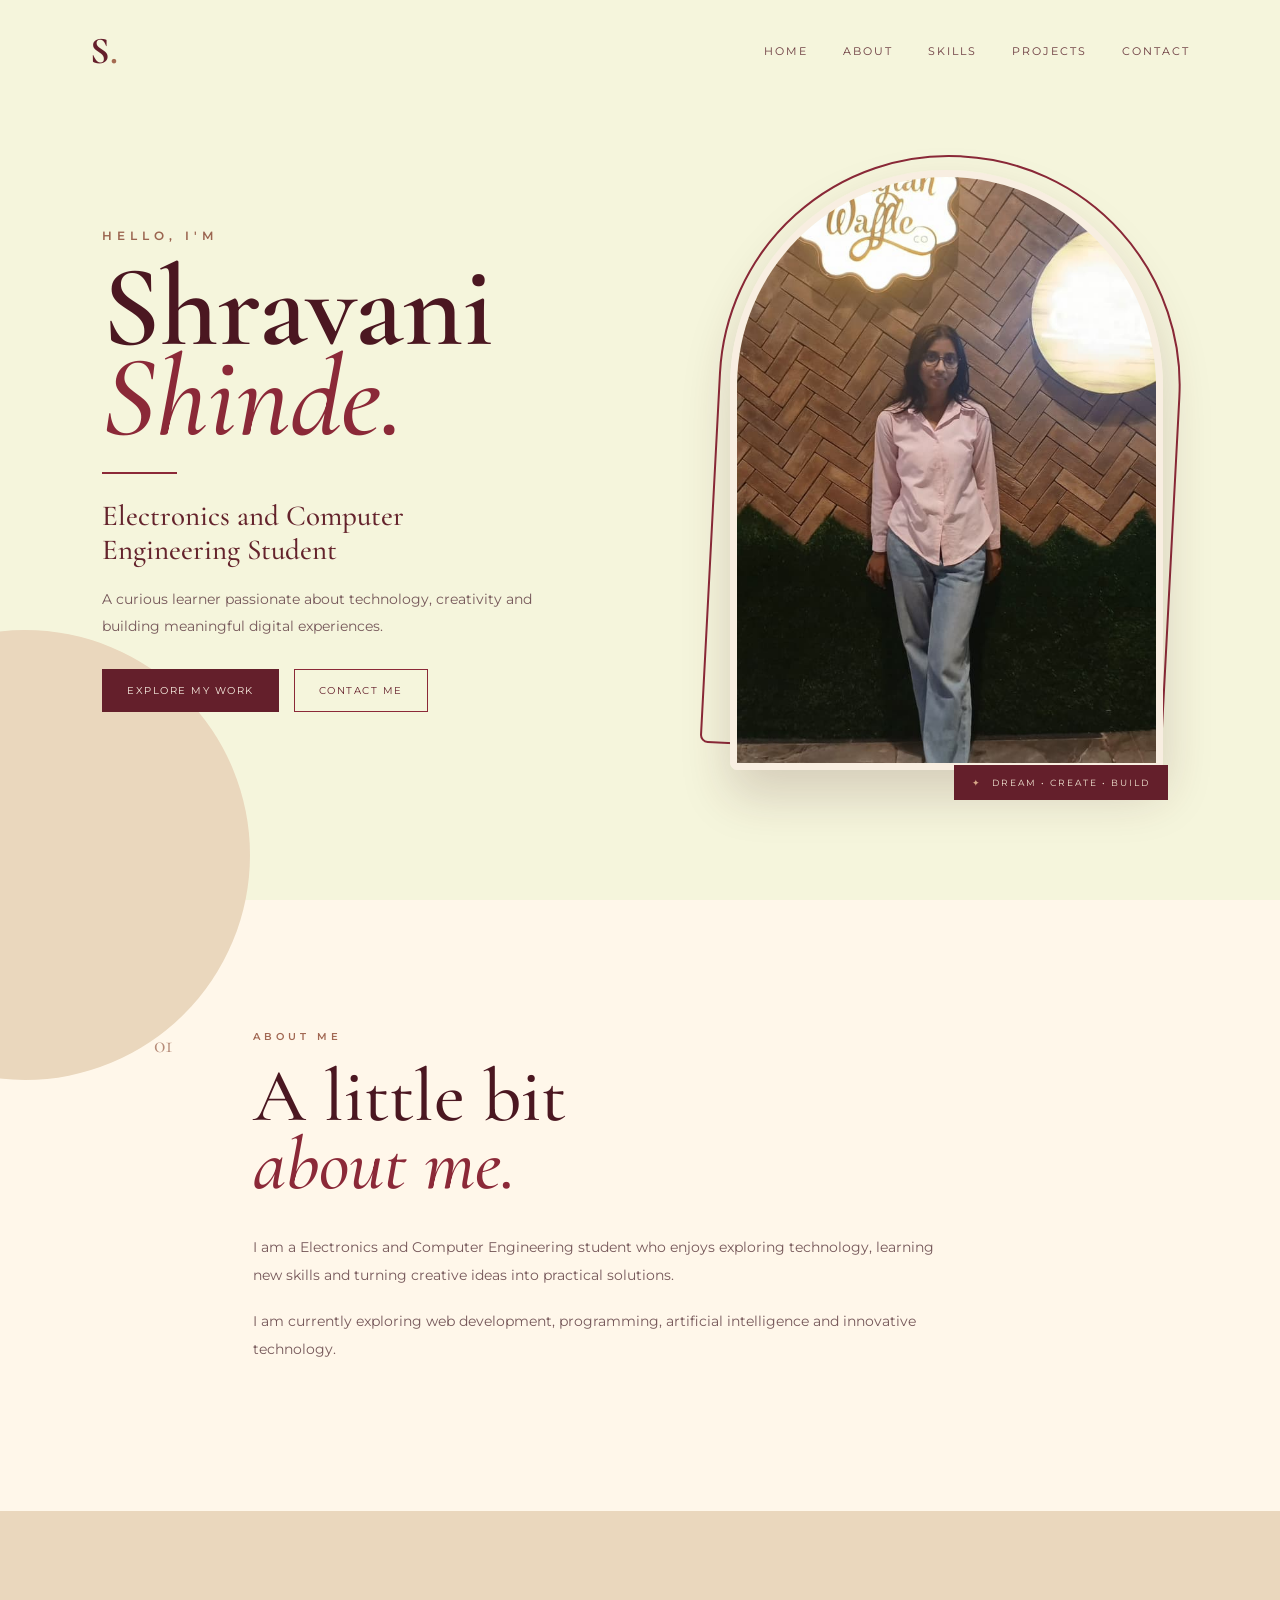
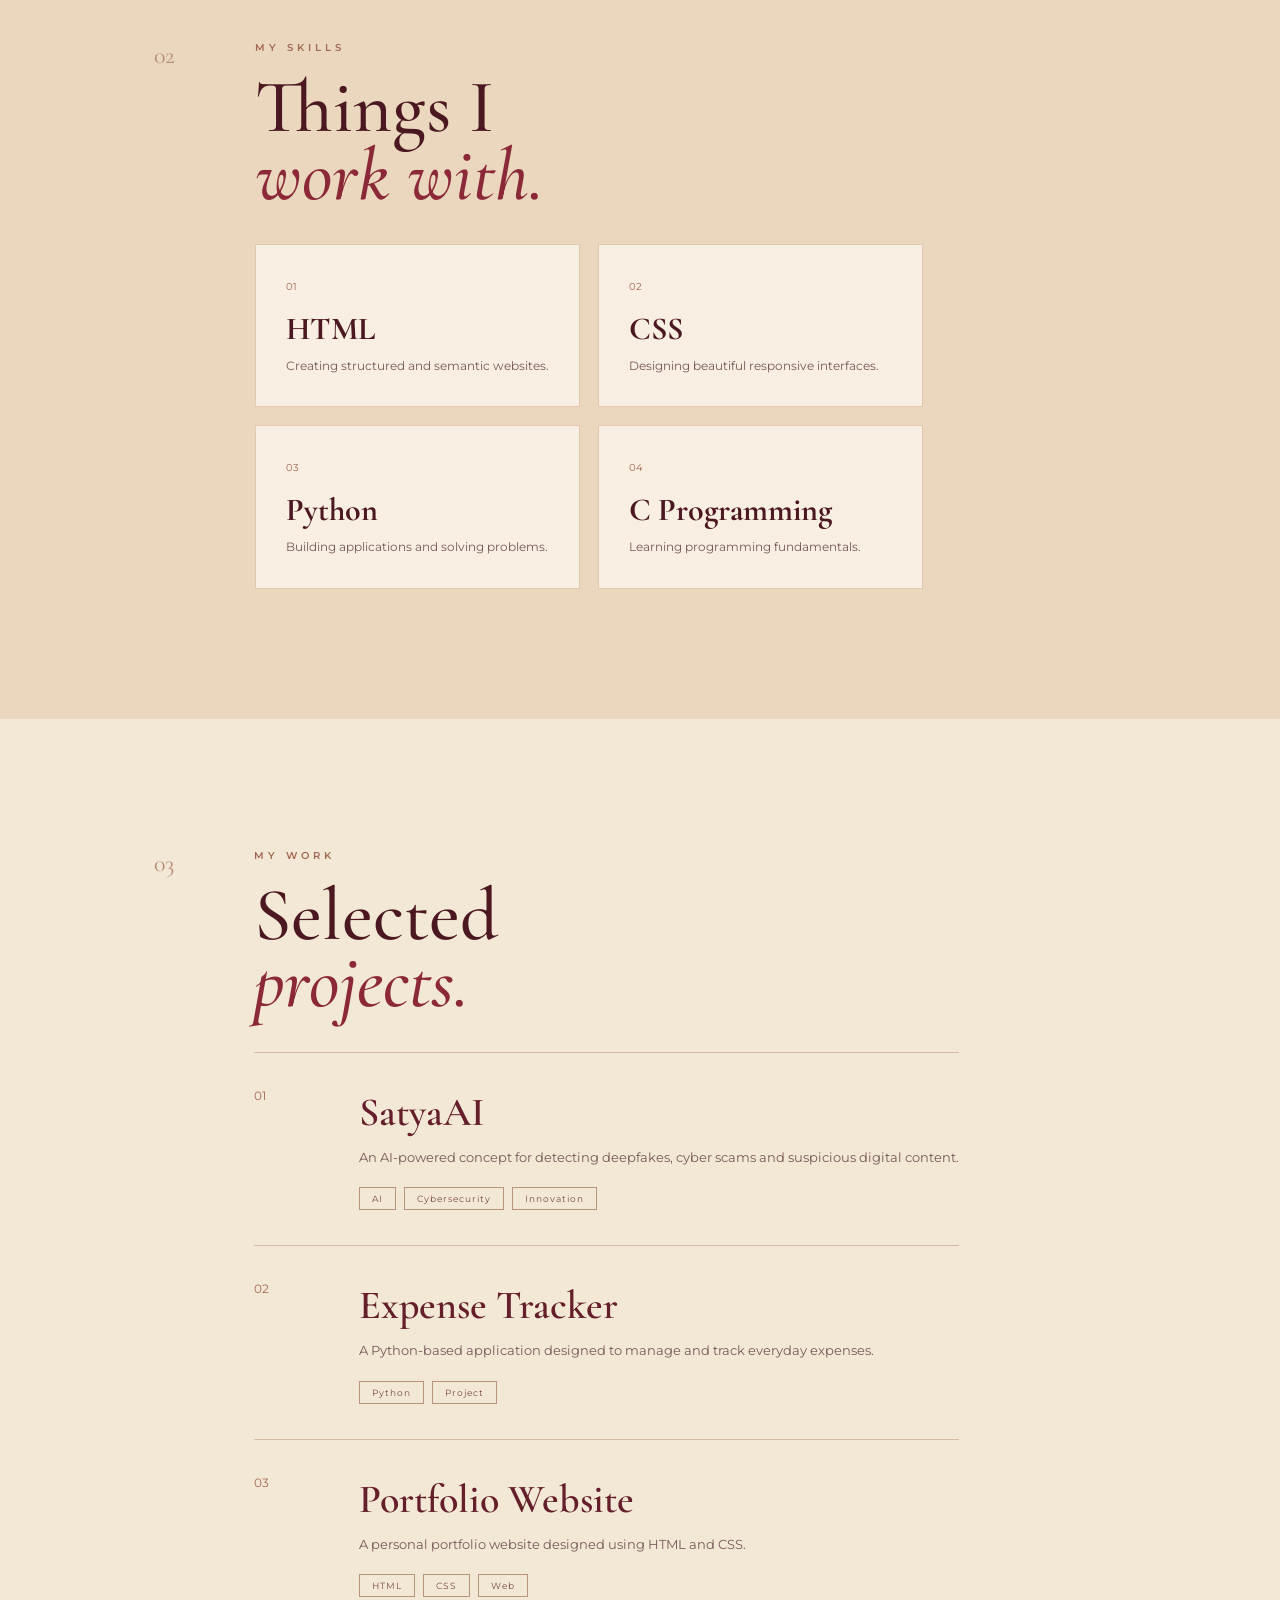
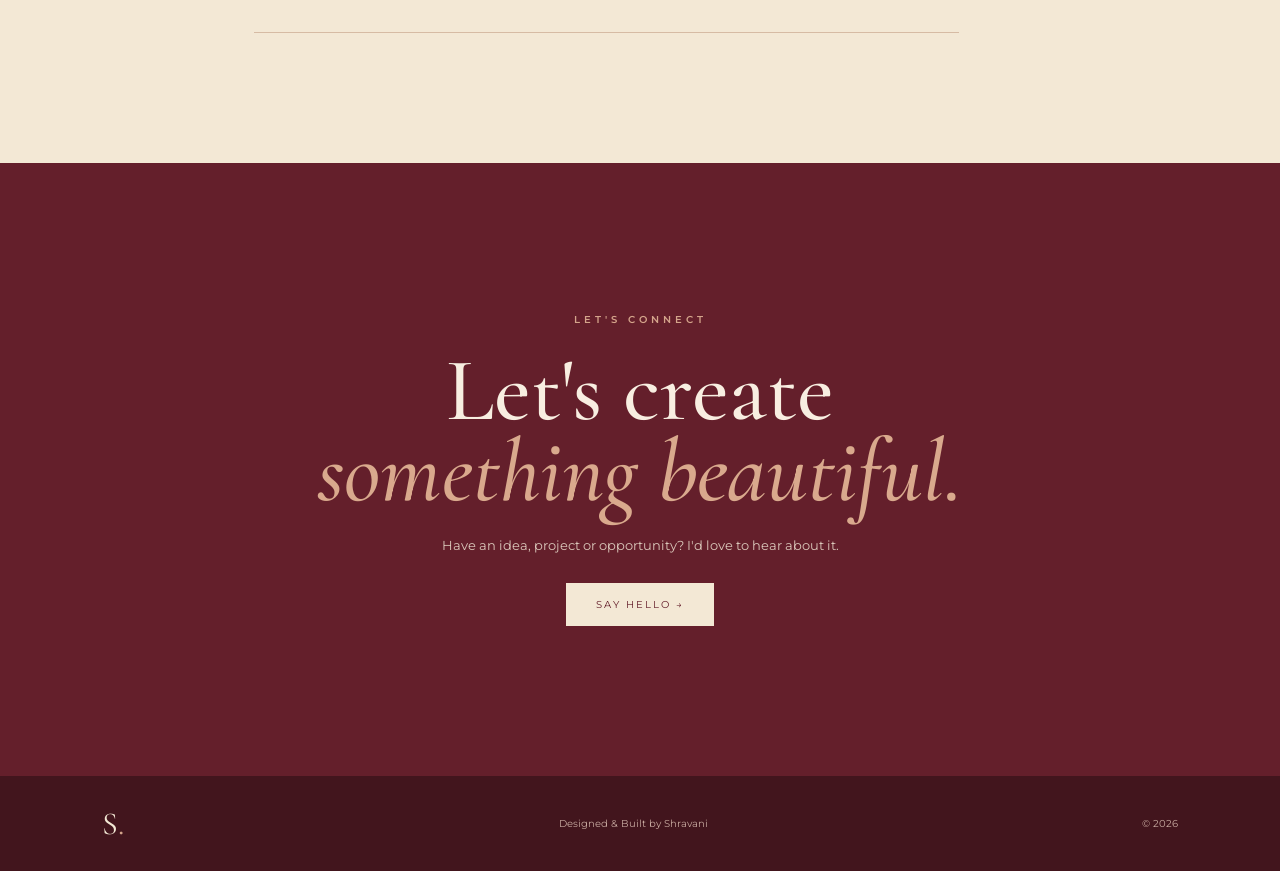
<file: index.html>
<!DOCTYPE html>
<html lang="en">

<head>
    <meta charset="UTF-8">
    <meta name="viewport" content="width=device-width, initial-scale=1.0">

    <title>Shravani | Portfolio</title>

    <!-- Elegant Fonts -->
    <link rel="preconnect" href="https://fonts.googleapis.com">
    <link rel="preconnect" href="https://fonts.gstatic.com" crossorigin>

    <link href="https://fonts.googleapis.com/css2?family=Cormorant+Garamond:wght@400;500;600;700&family=Montserrat:wght@300;400;500;600&display=swap"
        rel="stylesheet">

    <link rel="stylesheet" href="index.css">
</head>

<body>

    <!-- NAVBAR -->

    <header class="navbar">

        <div class="logo">
            S<span>.</span>
        </div>

        <nav>
            <a href="#home">HOME</a>
            <a href="#about">ABOUT</a>
            <a href="#skills">SKILLS</a>
            <a href="#projects">PROJECTS</a>
            <a href="#contact">CONTACT</a>
        </nav>

    </header>


    <!-- HERO SECTION -->

    <section id="home" class="hero">

        <!-- LEFT SIDE -->

        <div class="hero-text">

            <p class="hello">HELLO, I'M</p>

            <h1>
                Shravani
                <br>
                <span>Shinde.</span>
            </h1>

            <div class="line"></div>

            <h2>
                Electronics and Computer
                <br>
                Engineering Student
            </h2>

            <p class="description">
                A curious learner passionate about technology,
                creativity and building meaningful digital experiences.
            </p>

            <div class="buttons">

                <a href="#projects" class="main-button">
                    EXPLORE MY WORK
                </a>

                <a href="#contact" class="outline-button">
                    CONTACT ME
                </a>

            </div>

        </div>


        <!-- RIGHT SIDE PHOTO -->

        <div class="hero-image">

            <div class="image-border"></div>

            <img src="image portfolio2.jpeg"
                 alt="Shravani">

            <div class="image-text">
                <span>✦</span>
                DREAM • CREATE • BUILD
            </div>

        </div>

    </section>


    <!-- ABOUT -->

    <section id="about" class="about">

        <div class="number">01</div>

        <div class="content">

            <p class="section-label">ABOUT ME</p>

            <h2>
                A little bit
                <br>
                <span>about me.</span>
            </h2>

            <p>
                I am a Electronics and Computer Engineering student who enjoys
                exploring technology, learning new skills and turning
                creative ideas into practical solutions.
            </p>

            <p>
                I am currently exploring web development, programming,
                artificial intelligence and innovative technology.
            </p>

        </div>

    </section>


    <!-- SKILLS -->

    <section id="skills" class="skills">

        <div class="number">02</div>

        <div class="content">

            <p class="section-label">MY SKILLS</p>

            <h2>
                Things I
                <br>
                <span>work with.</span>
            </h2>

            <div class="skills-grid">

                <div class="skill-card">
                    <span>01</span>
                    <h3>HTML</h3>
                    <p>Creating structured and semantic websites.</p>
                </div>

                <div class="skill-card">
                    <span>02</span>
                    <h3>CSS</h3>
                    <p>Designing beautiful responsive interfaces.</p>
                </div>

                <div class="skill-card">
                    <span>03</span>
                    <h3>Python</h3>
                    <p>Building applications and solving problems.</p>
                </div>

                <div class="skill-card">
                    <span>04</span>
                    <h3>C Programming</h3>
                    <p>Learning programming fundamentals.</p>
                </div>

            </div>

        </div>

    </section>


    <!-- PROJECTS -->

    <section id="projects" class="projects">

        <div class="number">03</div>

        <div class="content">

            <p class="section-label">MY WORK</p>

            <h2>
                Selected
                <br>
                <span>projects.</span>
            </h2>


            <div class="project">

                <div class="project-no">01</div>

                <div>
                    <h3>SatyaAI</h3>

                    <p>
                        An AI-powered concept for detecting deepfakes,
                        cyber scams and suspicious digital content.
                    </p>

                    <div class="tags">
                        <span>AI</span>
                        <span>Cybersecurity</span>
                        <span>Innovation</span>
                    </div>
                </div>

            </div>


            <div class="project">

                <div class="project-no">02</div>

                <div>
                    <h3>Expense Tracker</h3>

                    <p>
                        A Python-based application designed to manage
                        and track everyday expenses.
                    </p>

                    <div class="tags">
                        <span>Python</span>
                        <span>Project</span>
                    </div>
                </div>

            </div>


            <div class="project">

                <div class="project-no">03</div>

                <div>
                    <h3>Portfolio Website</h3>

                    <p>
                        A personal portfolio website designed using
                        HTML and CSS.
                    </p>

                    <div class="tags">
                        <span>HTML</span>
                        <span>CSS</span>
                        <span>Web</span>
                    </div>
                </div>

            </div>

        </div>

    </section>


    <!-- CONTACT -->

    <section id="contact" class="contact">

        <p class="section-label">LET'S CONNECT</p>

        <h2>
            Let's create
            <br>
            <span>something beautiful.</span>
        </h2>

        <p>
            Have an idea, project or opportunity?
            I'd love to hear about it.
        </p>

        <a href="mailto:yourmail@gmail.com" class="contact-button">
            SAY HELLO →
        </a>

    </section>


    <!-- FOOTER -->

    <footer>

        <div class="footer-logo">
            S<span>.</span>
        </div>

        <p>Designed & Built by Shravani</p>

        <p>© 2026</p>

    </footer>

</body>

</html>
</file>
<file: index.css>
/* =====================================
   BASIC SETTINGS
===================================== */

* {
    margin: 0;
    padding: 0;
    box-sizing: border-box;
    scroll-behavior: smooth;
}

body {
    background: #af9d62;
    color: #4b1721;

    font-family: "Montserrat", sans-serif;
}

a {
    text-decoration: none;
    color: inherit;
}


/* =====================================
   NAVBAR
===================================== */

.navbar {
    position: absolute;

    top: 0;
    left: 0;

    width: 100%;

    padding: 28px 7%;

    display: flex;
    justify-content: space-between;
    align-items: center;

    z-index: 10;
}


/* Logo */

.logo {
    font-family: "Cormorant Garamond", serif;

    font-size: 38px;

    font-weight: 700;

    color: #651f2b;
}

.logo span {
    color: #a56b51;
}


/* Navigation */

.navbar nav {
    display: flex;
    gap: 35px;
}

.navbar nav a {
    font-size: 11px;

    letter-spacing: 2px;

    color: #6b3a3f;

    transition: 0.3s;
}

.navbar nav a:hover {
    color: #8c2635;
}


/* =====================================
   HERO
===================================== */

.hero {

    min-height: 100vh;

    padding: 100px 8% 60px;

    display: flex;

    align-items: center;

    justify-content: space-between;

    gap: 60px;

    background:beige;

    position: relative;
}


/* Decorative circle */

.hero::before {

    content: "";

    position: absolute;

    width: 450px;
    height: 450px;

    background: #ead7bd;

    border-radius: 50%;

    left: -200px;
    bottom: -180px;

    z-index: 0;
}


/* =====================================
   HERO TEXT
===================================== */

.hero-text {

    width: 48%;

    position: relative;

    z-index: 2;
}

.hello {

    font-size: 12px;

    letter-spacing: 5px;

    color: #9b6550;

    font-weight: 600;

    margin-bottom: 20px;
}


.hero h1 {

    font-family: "Cormorant Garamond", serif;

    font-size: clamp(75px, 9vw, 130px);

    line-height: 0.78;

    font-weight: 600;

    color: #4b1721;

    margin-bottom: 30px;
}

.hero h1 span {

    color: #8b2938;

    font-style: italic;

    font-weight: 500;
}


/* Small line */

.line {

    width: 75px;

    height: 2px;

    background: #8b2938;

    margin-bottom: 25px;
}


.hero h2 {

    font-family: "Cormorant Garamond", serif;

    font-size: 29px;

    line-height: 1.15;

    font-weight: 500;

    color: #64232c;

    margin-bottom: 20px;
}


.description {

    max-width: 470px;

    color: #76585a;

    font-size: 14px;

    line-height: 1.9;
}


/* =====================================
   BUTTONS
===================================== */

.buttons {

    display: flex;

    gap: 15px;

    margin-top: 30px;
}

.main-button,
.outline-button {

    padding: 14px 24px;

    font-size: 10px;

    letter-spacing: 1.5px;

    transition: 0.3s;
}


.main-button {

    background: #641f2b;

    color: #f8eee1;

    border: 1px solid #641f2b;
}

.main-button:hover {

    background: #8b2938;

    transform: translateY(-3px);
}


.outline-button {

    border: 1px solid #8b2938;

    color: #641f2b;
}

.outline-button:hover {

    background: #641f2b;

    color: #f8eee1;
}


/* =====================================
   PHOTO
===================================== */

.hero-image {

    width: 43%;

    max-width: 510px;

    position: relative;

    z-index: 2;

    display: flex;

    justify-content: center;

    padding: 15px;
}


/* Photo */

.hero-image img {

    width: 100%;

    height: 600px;

    object-fit: cover;

    object-position: center 72%;

    display: block;

    position: relative;

    z-index: 2;

    border-radius: 230px 230px 8px 8px;

    border: 7px solid #f8eee1;

    box-shadow: 0 25px 50px rgba(73, 25, 32, 0.18);

    transition: 0.5s;
}


.hero-image img:hover {

    transform: scale(1.02);
}


/* Maroon offset frame */

.image-border {

    position: absolute;

    width: 100%;

    height: 600px;

    top: 0;
    left: 0;

    border: 2px solid #8b2938;

    border-radius: 230px 230px 8px 8px;

    transform: rotate(3deg);

    z-index: 1;
}


/* Image caption */

.image-text {

    position: absolute;

    bottom: -15px;

    right: 10px;

    background: #641f2b;

    color: #f3e8d5;

    padding: 12px 18px;

    font-size: 9px;

    letter-spacing: 2px;

    z-index: 4;
}

.image-text span {

    color: #d8a989;

    margin-right: 6px;
}


/* =====================================
   COMMON SECTIONS
===================================== */

.about,
.skills,
.projects {

    padding: 130px 12%;

    display: flex;

    gap: 80px;
}

.number {

    font-family: "Cormorant Garamond", serif;

    font-size: 24px;

    color: #b68b78;
}

.content {

    max-width: 900px;
}


.section-label {

    font-size: 10px;

    letter-spacing: 4px;

    font-weight: 600;

    color: #a26853;
}


.content h2 {

    font-family: "Cormorant Garamond", serif;

    font-size: 75px;

    font-weight: 500;

    line-height: 0.9;

    margin: 20px 0 35px;

    color: #4b1721;
}

.content h2 span {

    color: #8b2938;

    font-style: italic;
}


/* =====================================
   ABOUT
===================================== */

.about {

    background: #fff7ea;
}

.about .content > p:not(.section-label) {

    max-width: 700px;

    color: #76585a;

    line-height: 2;

    font-size: 14px;

    margin-bottom: 18px;
}


/* =====================================
   SKILLS
===================================== */

.skills {

    background: #ead7bd;
}

.skills-grid {

    display: grid;

    grid-template-columns: repeat(2, 1fr);

    gap: 18px;
}


.skill-card {

    background: #f8eee1;

    padding: 30px;

    border: 1px solid #e1c9ad;

    transition: 0.3s;
}

.skill-card:hover {

    background: #641f2b;

    color: #f8eee1;

    transform: translateY(-6px);
}


.skill-card span {

    font-size: 10px;

    color: #a26853;
}


.skill-card h3 {

    font-family: "Cormorant Garamond", serif;

    font-size: 32px;

    margin: 15px 0 8px;
}


.skill-card p {

    font-size: 12px;

    line-height: 1.7;

    color: #76585a;
}

.skill-card:hover p {

    color: #e8d7ca;
}


/* =====================================
   PROJECTS
===================================== */

.projects {

    background: #f3e8d5;
}


.project {

    display: grid;

    grid-template-columns: 80px 1fr;

    gap: 25px;

    padding: 35px 0;

    border-top: 1px solid #d6bba4;

    transition: 0.3s;
}


.project:last-child {

    border-bottom: 1px solid #d6bba4;
}


.project:hover {

    padding-left: 15px;
}


.project-no {

    color: #a26853;

    font-size: 12px;
}


.project h3 {

    font-family: "Cormorant Garamond", serif;

    font-size: 40px;

    font-weight: 600;

    color: #641f2b;

    margin-bottom: 10px;
}


.project p {

    max-width: 600px;

    color: #76585a;

    font-size: 13px;

    line-height: 1.8;
}


/* Tags */

.tags {

    display: flex;

    gap: 8px;

    margin-top: 18px;
}


.tags span {

    border: 1px solid #b9947d;

    padding: 5px 12px;

    font-size: 9px;

    letter-spacing: 1px;

    color: #7b4a4c;
}


/* =====================================
   CONTACT
===================================== */

.contact {

    text-align: center;

    padding: 150px 10%;

    background: #641f2b;

    color: #f8eee1;
}


.contact .section-label {

    color: #d4a48b;
}


.contact h2 {

    font-family: "Cormorant Garamond", serif;

    font-size: clamp(55px, 7vw, 90px);

    font-weight: 500;

    line-height: 0.9;

    margin: 25px 0;
}


.contact h2 span {

    color: #d9a98d;

    font-style: italic;
}


.contact > p:not(.section-label) {

    color: #dbc8bb;

    font-size: 13px;

    margin-bottom: 30px;
}


.contact-button {

    display: inline-block;

    padding: 15px 30px;

    background: #f3e8d5;

    color: #641f2b;

    font-size: 10px;

    letter-spacing: 2px;

    transition: 0.3s;
}


.contact-button:hover {

    background: white;

    transform: translateY(-3px);
}


/* =====================================
   FOOTER
===================================== */

footer {

    padding: 28px 8%;

    background: #42151d;

    color: #c8aaa0;

    display: flex;

    justify-content: space-between;

    align-items: center;

    font-size: 10px;
}


.footer-logo {

    font-family: "Cormorant Garamond", serif;

    font-size: 32px;

    color: #f3e8d5;
}


.footer-logo span {

    color: #d4a48b;
}


/* =====================================
   MOBILE
===================================== */

@media (max-width: 800px) {

    .navbar {

        padding: 20px 6%;
    }


    .navbar nav {

        display: none;
    }


    .hero {

        flex-direction: column;

        padding: 120px 7% 70px;

        text-align: center;
    }


    .hero-text {

        width: 100%;
    }


    .hero h1 {

        font-size: 80px;
    }


    .line {

        margin-left: auto;
        margin-right: auto;
    }


    .description {

        margin: auto;
    }


    .buttons {

        justify-content: center;

        flex-wrap: wrap;
    }


    .hero-image {

        width: 90%;
    }


    .hero-image img {

        height: 500px;
    }


    .image-border {

        height: 500px;
    }


    .about,
    .skills,
    .projects {

        padding: 90px 8%;

        display: block;
    }


    .number {

        margin-bottom: 25px;
    }


    .content h2 {

        font-size: 60px;
    }


    .skills-grid {

        grid-template-columns: 1fr;
    }


    .project {

        grid-template-columns: 45px 1fr;
    }


    footer {

        flex-direction: column;

        gap: 15px;

        text-align: center;
    }

}
</file>
